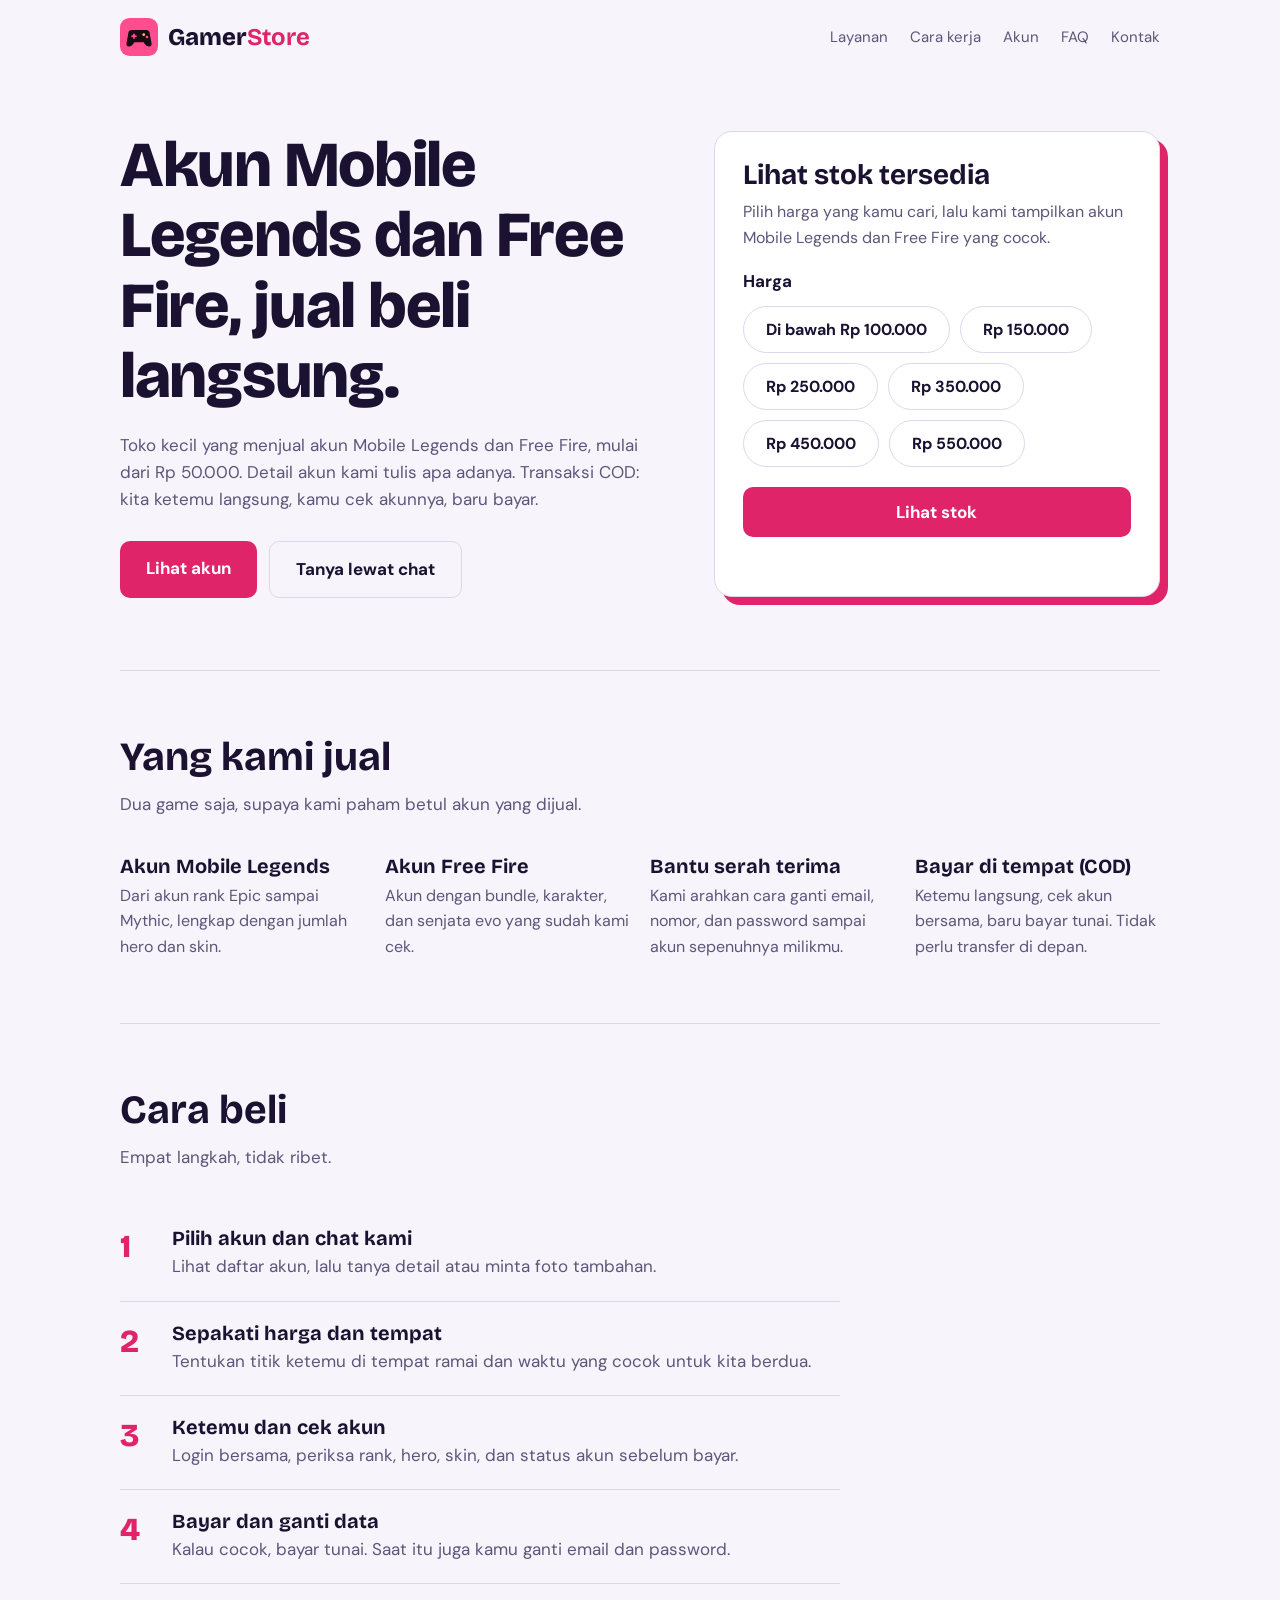
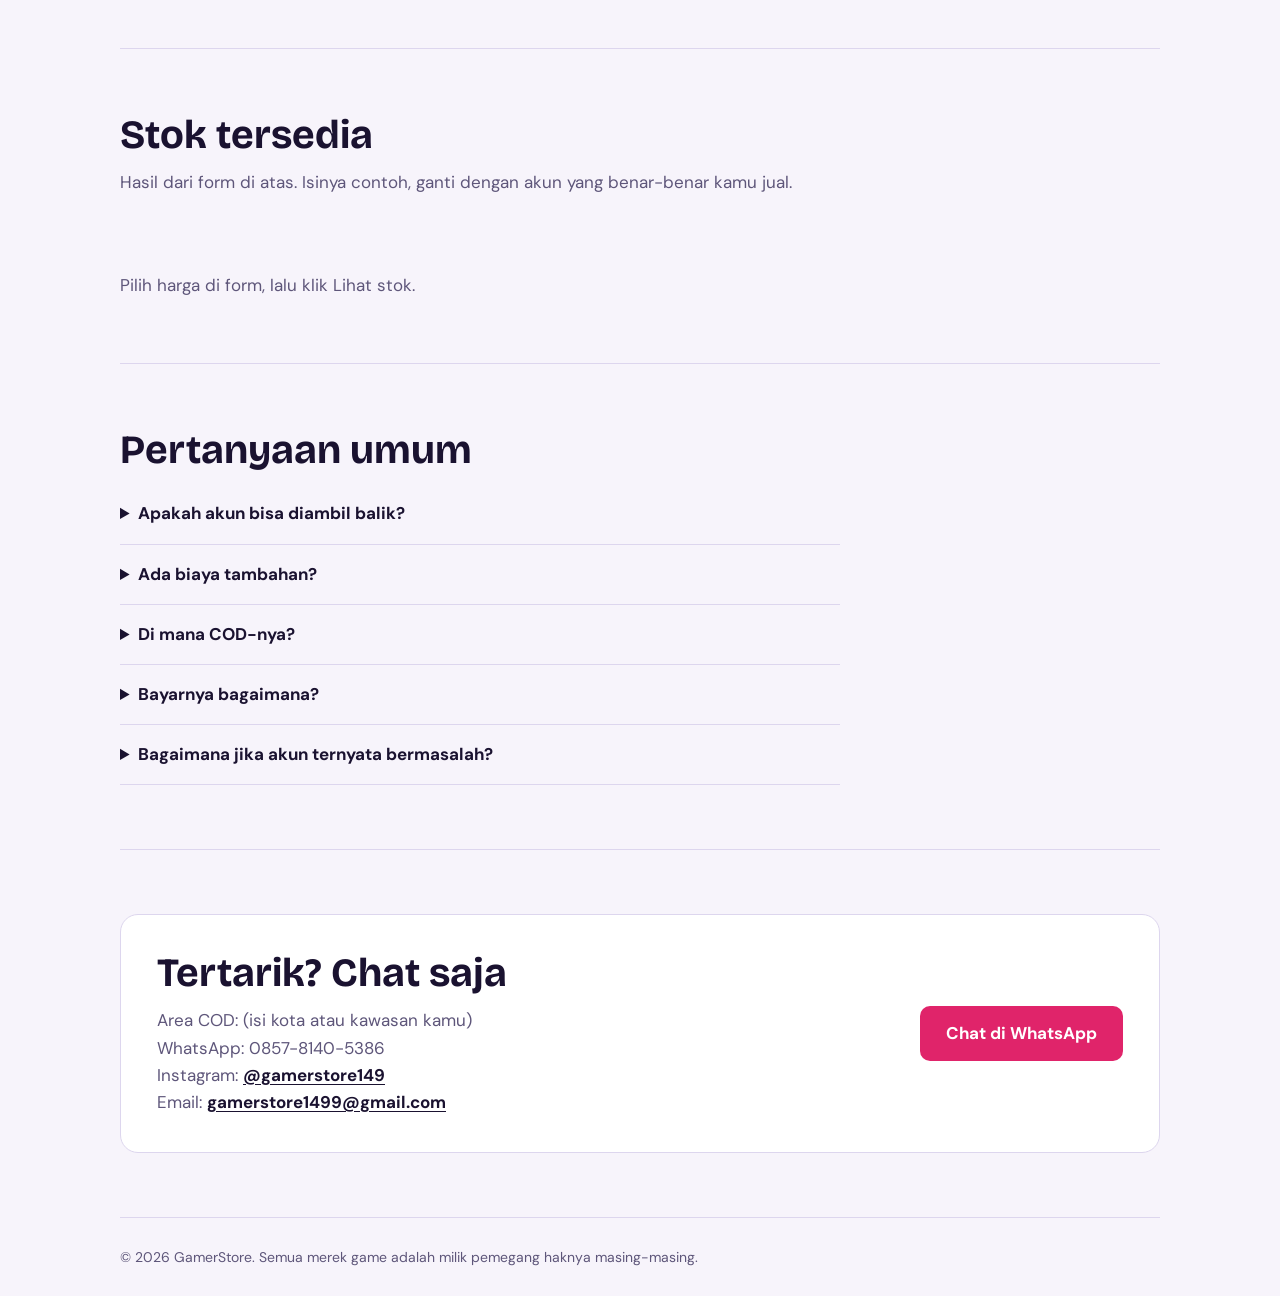
<file: index.html>
<!DOCTYPE html>
<html lang="id">
<head>
<meta charset="utf-8">
<meta name="viewport" content="width=device-width, initial-scale=1, viewport-fit=cover">
<link rel="icon" type="image/svg+xml" href="images/logo-icon.svg">
<title>GamerStore – Akun Mobile Legends &amp; Free Fire</title>
<link href="https://fonts.googleapis.com/css2?family=Bricolage+Grotesque:wght@600;800&family=DM+Sans:wght@400;500;700&display=swap" rel="stylesheet">
<script>document.documentElement.classList.add("js")</script>
<link rel="stylesheet" href="css/style.css">
</head>
<body>
<div class="wrap">
<header>
  <a class="logo" href="#"><img src="images/logo-icon.svg" alt="Logo GamerStore"><span>Gamer<b>Store</b></span></a>
  <nav><a href="#layanan">Layanan</a><a href="#cara">Cara kerja</a><a href="#akun">Akun</a><a href="#faq">FAQ</a><a href="#kontak">Kontak</a></nav>
</header>

<div class="hero">
  <div>
    <h1>Akun Mobile Legends dan Free Fire, jual beli langsung.</h1>
    <p>Toko kecil yang menjual akun Mobile Legends dan Free Fire, mulai dari Rp 50.000. Detail akun kami tulis apa adanya. Transaksi COD: kita ketemu langsung, kamu cek akunnya, baru bayar.</p>
    <div class="cta"><a class="btn" href="#akun">Lihat akun</a><a class="btn ghost" href="#kontak">Tanya lewat chat</a></div>
  </div>
  <form class="finder" id="finder">
    <h2>Lihat stok tersedia</h2>
    <p>Pilih harga yang kamu cari, lalu kami tampilkan akun Mobile Legends dan Free Fire yang cocok.</p>
    <fieldset>
      <legend>Harga</legend>
      <div class="prices">
        <label class="chip"><input type="radio" name="harga" value="under100">Di bawah Rp 100.000</label>
        <label class="chip"><input type="radio" name="harga" value="150000">Rp 150.000</label>
        <label class="chip"><input type="radio" name="harga" value="250000">Rp 250.000</label>
        <label class="chip"><input type="radio" name="harga" value="350000">Rp 350.000</label>
        <label class="chip"><input type="radio" name="harga" value="450000">Rp 450.000</label>
        <label class="chip"><input type="radio" name="harga" value="550000">Rp 550.000</label>
      </div>
    </fieldset>
    <button class="btn" type="submit">Lihat stok</button>
    <p class="err" id="err" role="alert"></p>
  </form>
</div>
</div>

<div class="wrap">
<section id="layanan">
  <h2>Yang kami jual</h2>
  <p class="lead">Dua game saja, supaya kami paham betul akun yang dijual.</p>
  <div class="grid">
    <div class="item"><h3>Akun Mobile Legends</h3><p>Dari akun rank Epic sampai Mythic, lengkap dengan jumlah hero dan skin.</p></div>
    <div class="item"><h3>Akun Free Fire</h3><p>Akun dengan bundle, karakter, dan senjata evo yang sudah kami cek.</p></div>
    <div class="item"><h3>Bantu serah terima</h3><p>Kami arahkan cara ganti email, nomor, dan password sampai akun sepenuhnya milikmu.</p></div>
    <div class="item"><h3>Bayar di tempat (COD)</h3><p>Ketemu langsung, cek akun bersama, baru bayar tunai. Tidak perlu transfer di depan.</p></div>
  </div>
</section>

<section id="cara">
  <h2>Cara beli</h2>
  <p class="lead">Empat langkah, tidak ribet.</p>
  <div class="steps">
    <div class="step"><div><h3>Pilih akun dan chat kami</h3><p>Lihat daftar akun, lalu tanya detail atau minta foto tambahan.</p></div></div>
    <div class="step"><div><h3>Sepakati harga dan tempat</h3><p>Tentukan titik ketemu di tempat ramai dan waktu yang cocok untuk kita berdua.</p></div></div>
    <div class="step"><div><h3>Ketemu dan cek akun</h3><p>Login bersama, periksa rank, hero, skin, dan status akun sebelum bayar.</p></div></div>
    <div class="step"><div><h3>Bayar dan ganti data</h3><p>Kalau cocok, bayar tunai. Saat itu juga kamu ganti email dan password.</p></div></div>
  </div>
</section>

<section id="akun">
  <h2>Stok tersedia</h2>
  <p class="lead">Hasil dari form di atas. Isinya contoh, ganti dengan akun yang benar-benar kamu jual.</p>
  <p class="hasil-info" id="info" tabindex="-1"></p>
  <div id="hasil" class="cards" aria-live="polite"><p class="empty">Pilih harga di form, lalu klik Lihat stok.</p></div>
</section>

<section id="faq">
  <h2>Pertanyaan umum</h2>
  <details><summary>Apakah akun bisa diambil balik?</summary><p>Akun diserahkan dengan ganti email dan nomor, jadi kendali penuh ada di kamu. Kalau ada masalah, langsung kabari kami lewat chat.</p></details>
  <details><summary>Ada biaya tambahan?</summary><p>Harga sesuai yang tertulis, mulai Rp 50.000 sampai Rp 550.000. Tidak ada biaya admin.</p></details>
  <details><summary>Di mana COD-nya?</summary><p>Di tempat ramai yang kita sepakati lewat chat, misalnya kafe atau pusat perbelanjaan. Area COD tertera di bagian kontak.</p></details>
  <details><summary>Bayarnya bagaimana?</summary><p>Tunai saat akun sudah kamu cek dan cocok. Tidak ada pembayaran di muka.</p></details>
  <details><summary>Bagaimana jika akun ternyata bermasalah?</summary><p>Hubungi kami secepatnya dengan bukti. Kami bantu cari solusinya.</p></details>
</section>

<section id="kontak">
  <div class="contact">
    <div><h2>Tertarik? Chat saja</h2>
    <ul><li>Area COD: (isi kota atau kawasan kamu)</li><li>WhatsApp: 0857-8140-5386</li><li>Instagram: <a href="https://instagram.com/gamerstore149" target="_blank" rel="noopener">@gamerstore149</a></li><li>Email: <a href="mailto:gamerstore1499@gmail.com">gamerstore1499@gmail.com</a></li></ul></div>
    <a class="btn" href="#">Chat di WhatsApp</a>
  </div>
</section>
</div>

<div class="wrap"><footer>© 2026 GamerStore. Semua merek game adalah milik pemegang haknya masing-masing.</footer></div>
<dialog id="zoom" aria-label="Foto akun"><img alt="Foto akun diperbesar"></dialog>
<script src="js/main.js" defer></script>
</body>
</html>
</file>
<file: css/style.css>
:root{--bg:#f7f4fb;--panel:#fff;--ink:#1a1230;--mute:#5e567a;--line:#ddd6ee;--pink:#e0246a;--amber:#b86e00;--onpink:#fff;
box-sizing:border-box;padding-top:env(safe-area-inset-top,0px);padding-bottom:env(safe-area-inset-bottom,0px)}
@media (prefers-color-scheme:dark){:root:not([data-theme="light"]){--bg:#150e28;--panel:#211a3d;--ink:#f3eefc;--mute:#b0a6cf;--line:#372e5c;--pink:#ff4d8d;--amber:#ffc247;--onpink:#1a0a14}}
:root[data-theme="dark"]{--bg:#150e28;--panel:#211a3d;--ink:#f3eefc;--mute:#b0a6cf;--line:#372e5c;--pink:#ff4d8d;--amber:#ffc247;--onpink:#1a0a14}
html{scroll-padding-top:env(safe-area-inset-top,0px);scroll-behavior:smooth}
*,*:before,*:after{box-sizing:inherit}
body{margin:0;background:var(--bg);color:var(--ink);font:400 17px/1.6 "DM Sans",system-ui,sans-serif}
h1,h2,h3{font-family:"Bricolage Grotesque","DM Sans",sans-serif;line-height:1.1;margin:0}
a{color:inherit}
.wrap{max-width:1080px;margin:0 auto;padding:0 20px}
header{display:flex;justify-content:space-between;align-items:center;padding:18px 0}
.logo{font:800 24px "Bricolage Grotesque",sans-serif;text-decoration:none}
.logo b{color:var(--pink)}
nav{display:flex;gap:22px;font-size:15px}
nav a{text-decoration:none;color:var(--mute)}nav a:hover{color:var(--ink)}
.btn{display:inline-block;background:var(--pink);color:var(--onpink);font-weight:700;text-decoration:none;padding:14px 26px;border-radius:10px;border:0}
.btn.ghost{background:transparent;color:var(--ink);border:1.5px solid var(--line)}
:focus-visible{outline:3px solid var(--amber);outline-offset:3px}
.hero{display:grid;grid-template-columns:1.1fr .9fr;gap:48px;align-items:center;padding:56px 0 72px}
.hero h1{font-size:clamp(38px,6vw,64px);font-weight:800;letter-spacing:-.02em}
.hero p{color:var(--mute);max-width:46ch;margin:20px 0 28px}
.cta{display:flex;gap:12px;flex-wrap:wrap}
.price{font:800 30px "Bricolage Grotesque",sans-serif}
section{padding:64px 0;border-top:1px solid var(--line)}
section h2{font-size:clamp(28px,4vw,40px);margin-bottom:12px}
.lead{color:var(--mute);max-width:56ch;margin:0 0 36px}
.grid{display:grid;gap:20px;grid-template-columns:repeat(auto-fit,minmax(230px,1fr))}
.item h3{font-size:20px;margin-bottom:6px}
.item p{margin:0;color:var(--mute);font-size:16px}
.steps{counter-reset:s;display:grid;gap:0;max-width:720px}
.step{display:grid;grid-template-columns:52px 1fr;padding:20px 0;border-bottom:1px solid var(--line)}
.step:before{counter-increment:s;content:counter(s);font:800 32px "Bricolage Grotesque",sans-serif;color:var(--pink)}
.step h3{font-size:20px}.step p{margin:4px 0 0;color:var(--mute)}
.cards{display:grid;gap:20px;grid-template-columns:repeat(auto-fit,minmax(250px,1fr))}
.card{background:var(--panel);border:1px solid var(--line);border-radius:14px;padding:20px}
.card small{color:var(--mute)}.card .price{font-size:22px;margin-top:10px}
details{border-bottom:1px solid var(--line);padding:16px 0;max-width:720px}
summary{cursor:pointer;font-weight:700}
details p{color:var(--mute);margin:10px 0 0}
.contact{background:var(--panel);border:1.5px solid var(--line);border-radius:18px;padding:36px;display:flex;justify-content:space-between;gap:24px;flex-wrap:wrap;align-items:center}
.contact ul{list-style:none;padding:0;margin:0;color:var(--mute)}
footer{padding:28px 0;color:var(--mute);font-size:14px;border-top:1px solid var(--line)}
@media(max-width:800px){.hero{grid-template-columns:1fr}nav{display:none}}
@media(prefers-reduced-motion:reduce){html{scroll-behavior:auto}}
.logo{display:flex;align-items:center;gap:10px}
.logo img{display:block;width:38px;height:38px}

/* Animasi */
.hero h1,.hero p,.hero .cta{animation:rise .7s both}
.hero p{animation-delay:.15s}.hero .cta{animation-delay:.3s}
.btn{transition:transform .2s}.btn:hover{transform:translateY(-3px)}
.js .reveal{opacity:0;transform:translateY(22px);transition:opacity .6s,transform .6s}
.js .reveal.in{opacity:1;transform:none}
.js .card.in{transition:transform .25s,border-color .2s}
.js .card.in:hover{transform:translateY(-6px);border-color:var(--pink)}
@keyframes rise{from{opacity:0;transform:translateY(24px)}}
@media(prefers-reduced-motion:reduce){*,*:before{animation:none!important;transition:none!important}.js .reveal{opacity:1;transform:none}}

/* Filter harga */
.prices{display:flex;flex-wrap:wrap;gap:10px;margin-bottom:28px}
.chip{font:700 16px "DM Sans",sans-serif;padding:12px 22px;border-radius:999px;border:1.5px solid var(--line);background:var(--panel);color:var(--ink);cursor:pointer;transition:transform .2s,border-color .2s,background .2s}
.chip:hover{border-color:var(--pink);transform:translateY(-2px)}
.chip[aria-pressed="true"]{background:var(--pink);color:var(--onpink);border-color:var(--pink)}
.empty{color:var(--mute);margin:0}
.card.pop{animation:rise .5s both}
.card small.ff{color:var(--amber)}
.card .btn{margin-top:14px;padding:10px 18px;font-size:15px}

/* Form stok */
.finder{background:var(--panel);border:1.5px solid var(--line);border-radius:18px;padding:28px;box-shadow:8px 8px 0 var(--pink)}
.finder h2{font-size:28px;margin-bottom:8px}
.finder p{color:var(--mute);margin:0 0 18px;font-size:16px}
.finder fieldset{border:0;padding:0;margin:0 0 20px}
.finder legend{font-weight:700;margin-bottom:10px;padding:0}
.finder .prices{margin-bottom:0}
.finder .btn{width:100%;cursor:pointer;font:700 17px "DM Sans",sans-serif}
.finder .err{color:var(--pink);margin:12px 0 0;min-height:1.2em}
.chip{position:relative}
.chip input{position:absolute;opacity:0;pointer-events:none}
.chip:has(input:checked){background:var(--pink);color:var(--onpink);border-color:var(--pink)}
.chip:has(input:focus-visible){outline:3px solid var(--amber);outline-offset:3px}

/* Foto akun dan info hasil */
.hasil-info{font-weight:700;color:var(--pink);margin:0 0 16px;min-height:1.4em}
.hasil-info:focus{outline:none}
.fotobtn{display:block;width:100%;padding:0;border:0;background:none;cursor:zoom-in;margin-bottom:12px;position:relative}
.foto{display:block;width:100%;height:200px;object-fit:cover;object-position:top;border-radius:10px;border:1px solid var(--line)}
.fotobtn span{position:absolute;left:8px;bottom:8px;background:var(--amber);color:#1a0a14;font:700 12px "DM Sans",sans-serif;padding:3px 9px;border-radius:6px}
dialog{border:0;padding:0;background:transparent;width:min(92vw,520px)}
dialog::backdrop{background:rgba(0,0,0,.78)}
dialog img{display:block;width:100%;max-height:90vh;object-fit:contain;border-radius:12px;cursor:zoom-out}

.contact li a{color:var(--ink);font-weight:700;text-underline-offset:3px}
.contact li a:hover{color:var(--pink)}
</file>
